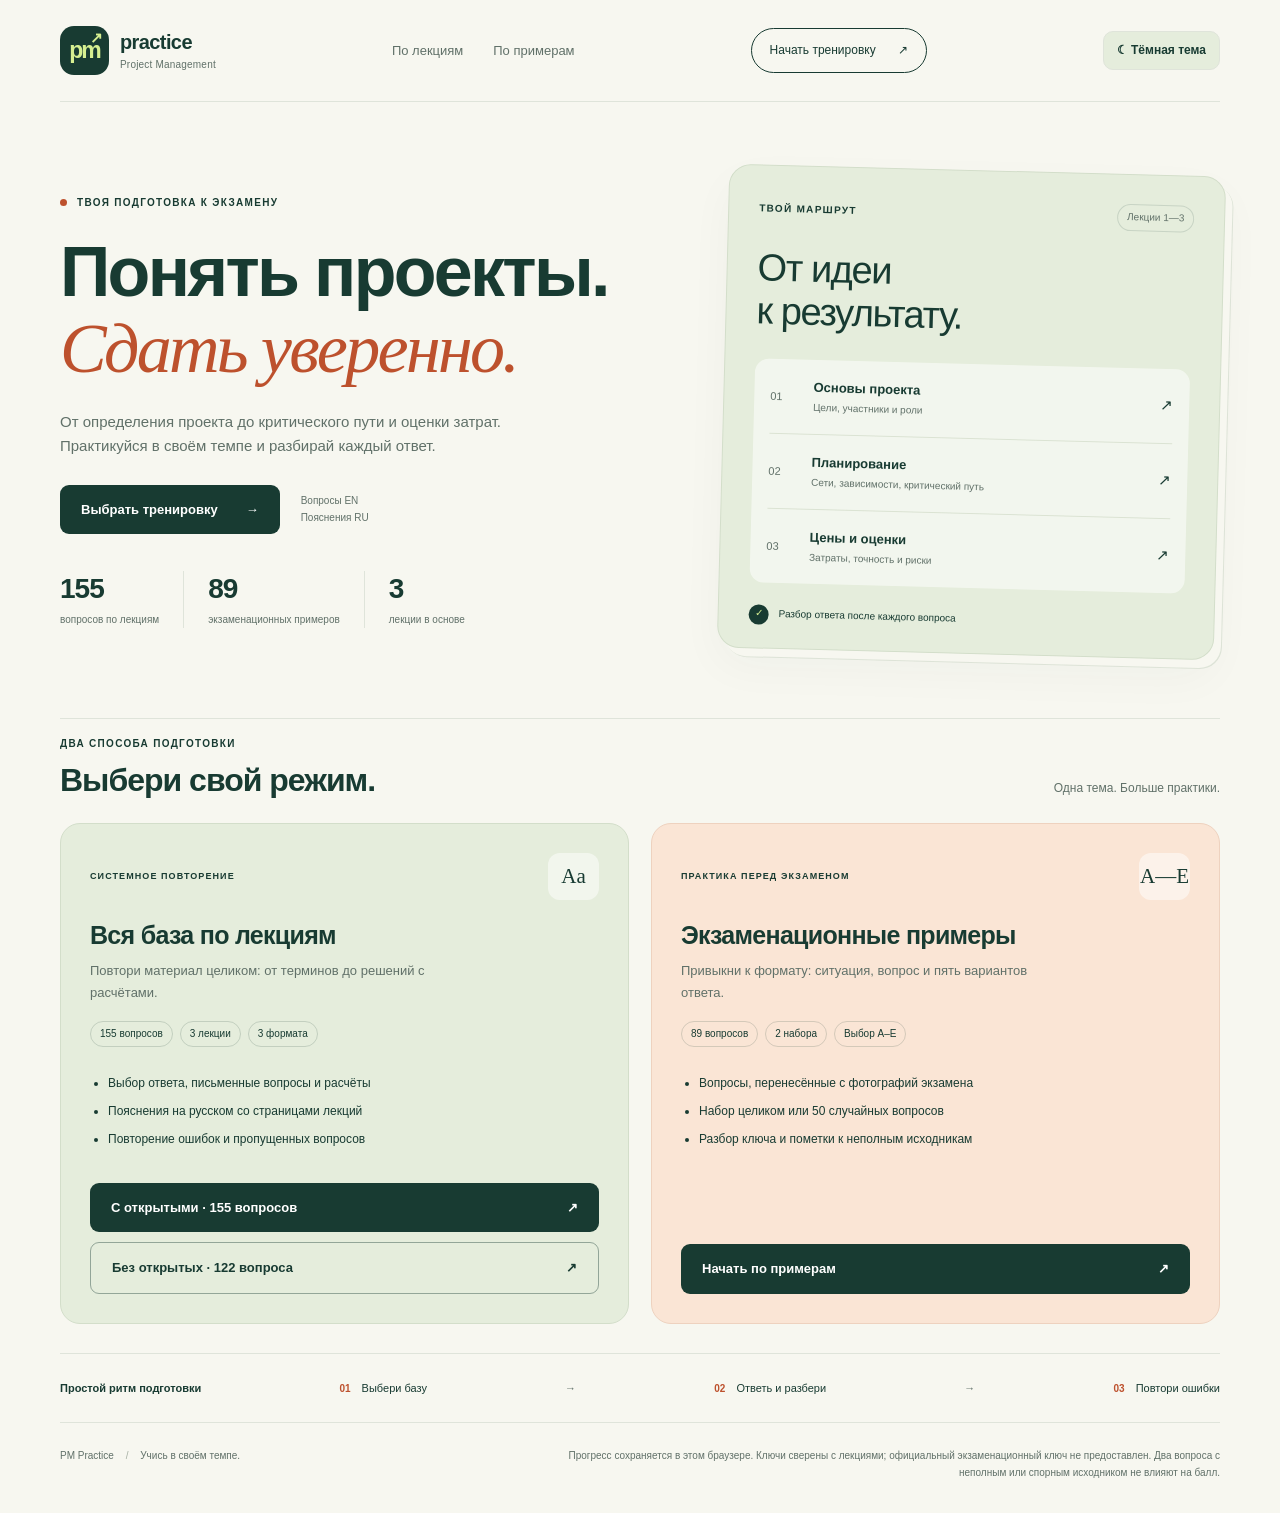
<file: index.html>
<!doctype html>
<html lang="ru"><head>
<meta charset="utf-8"><meta name="viewport" content="width=device-width, initial-scale=1"><meta name="referrer" content="no-referrer">
<meta http-equiv="Content-Security-Policy" content="default-src 'none'; script-src 'self'; style-src 'self'; img-src 'self'; base-uri 'none'; form-action 'none'; object-src 'none'">
<meta name="description" content="155 вопросов по лекциям и 89 экзаменационных примеров по Project Management с разбором ответов.">
<title>PM Practice — подготовка к экзамену</title><link rel="icon" href="favicon.svg"><link rel="stylesheet" href="styles.css?v=11">
<script src="theme.js?v=11"></script></head><body>
<a class="skip-link" href="#main">К содержанию</a>
<header class="site-header container"><a class="brand" href="index.html" aria-label="PM Practice — главная"><span class="brand-mark">pm<span>↗</span></span><span class="brand-name">practice<span>Project Management</span></span></a><nav class="site-nav" aria-label="Главная навигация"><a href="practice.html?quiz=lectures">По лекциям</a><a href="practice.html?quiz=exams">По примерам</a></nav><a class="header-action" href="#quizzes">Начать тренировку <span aria-hidden="true">↗</span></a><button class="theme-toggle" type="button" data-theme-toggle aria-label="Переключить тему" aria-pressed="false">☾ Тёмная тема</button></header>
<main id="main" class="container">
<section class="hero" aria-labelledby="hero-title"><div class="hero-copy"><p class="eyebrow"><span class="live-dot" aria-hidden="true"></span> ТВОЯ ПОДГОТОВКА К ЭКЗАМЕНУ</p><h1 id="hero-title">Понять проекты.<br><em>Сдать уверенно.</em></h1><p class="intro">От определения проекта до критического пути и оценки затрат. Практикуйся в своём темпе и разбирай каждый ответ.</p><div class="hero-actions"><a class="button button-dark" href="#quizzes">Выбрать тренировку <span aria-hidden="true">→</span></a><span class="micro-note">Вопросы EN<br>Пояснения RU</span></div><div class="hero-facts" aria-label="Содержание тренировок"><div><strong>155</strong><span>вопросов по лекциям</span></div><div><strong>89</strong><span>экзаменационных примеров</span></div><div><strong>3</strong><span>лекции в основе</span></div></div></div>
<aside class="study-map" aria-label="Темы подготовки"><div class="study-map-top"><span class="eyebrow">ТВОЙ МАРШРУТ</span><span class="map-label">Лекции 1—3</span></div><h2>От идеи<br> к результату.</h2><div class="topic-list"><div class="topic-row"><span class="topic-number">01</span><div><h3>Основы проекта</h3><p>Цели, участники и роли</p></div><span class="topic-arrow" aria-hidden="true">↗</span></div><div class="topic-row"><span class="topic-number">02</span><div><h3>Планирование</h3><p>Сети, зависимости, критический путь</p></div><span class="topic-arrow" aria-hidden="true">↗</span></div><div class="topic-row"><span class="topic-number">03</span><div><h3>Цены и оценки</h3><p>Затраты, точность и риски</p></div><span class="topic-arrow" aria-hidden="true">↗</span></div></div><div class="map-bottom"><span class="map-check" aria-hidden="true">✓</span><span>Разбор ответа после каждого вопроса</span></div></aside></section>
<section id="quizzes" class="quiz-section" aria-labelledby="quiz-heading"><div class="section-heading"><div><p class="eyebrow">ДВА СПОСОБА ПОДГОТОВКИ</p><h2 id="quiz-heading">Выбери свой режим.</h2></div><p>Одна тема. Больше практики.</p></div><div class="quizzes">
<article class="quiz lecture"><div class="card-top"><span class="badge">СИСТЕМНОЕ ПОВТОРЕНИЕ</span><span class="card-symbol" aria-hidden="true">Aa</span></div><h3>Вся база по лекциям</h3><p>Повтори материал целиком: от терминов до решений с расчётами.</p><div class="card-facts"><span>155 вопросов</span><span>3 лекции</span><span>3 формата</span></div><ul><li>Выбор ответа, письменные вопросы и расчёты</li><li>Пояснения на русском со страницами лекций</li><li>Повторение ошибок и пропущенных вопросов</li></ul><a class="button button-dark card-action" href="practice.html?quiz=lectures">С открытыми · 155 вопросов <span aria-hidden="true">↗</span></a><a class="button card-action mcq-action" href="practice.html?quiz=mcq">Без открытых · 122 вопроса <span aria-hidden="true">↗</span></a></article>
<article class="quiz exam"><div class="card-top"><span class="badge">ПРАКТИКА ПЕРЕД ЭКЗАМЕНОМ</span><span class="card-symbol" aria-hidden="true">A—E</span></div><h3>Экзаменационные примеры</h3><p>Привыкни к формату: ситуация, вопрос и пять вариантов ответа.</p><div class="card-facts"><span>89 вопросов</span><span>2 набора</span><span>Выбор A–E</span></div><ul><li>Вопросы, перенесённые с фотографий экзамена</li><li>Набор целиком или 50 случайных вопросов</li><li>Разбор ключа и пометки к неполным исходникам</li></ul><a class="button button-dark card-action" href="practice.html?quiz=exams">Начать по примерам <span aria-hidden="true">↗</span></a></article>
</div></section><section class="learning-strip" aria-label="Как проходит тренировка"><span class="strip-title">Простой ритм подготовки</span><span><b>01</b> Выбери базу</span><span aria-hidden="true" class="strip-arrow">→</span><span><b>02</b> Ответь и разбери</span><span aria-hidden="true" class="strip-arrow">→</span><span><b>03</b> Повтори ошибки</span></section></main>
<footer class="site-footer container"><span>PM Practice <span class="footer-separator">/</span> Учись в своём темпе.</span><p>Прогресс сохраняется в этом браузере. Ключи сверены с лекциями; официальный экзаменационный ключ не предоставлен. Два вопроса с неполным или спорным исходником не влияют на балл.</p></footer>
</body></html>
</file>
<file: styles.css>
:root{color-scheme:light;--paper:#f7f7f0;--ink:#183b32;--muted:#617169;--line:#dfe4da;--sage:#e5eddc;--peach:#fae5d5;--accent:#d6ef91;--orange:#bd512d}*{box-sizing:border-box}html{scroll-behavior:smooth}body{margin:0;background:var(--paper);color:var(--ink);font:15px/1.65 -apple-system,BlinkMacSystemFont,"Segoe UI",sans-serif}a{color:inherit;text-decoration:none}.container{width:min(1160px,calc(100% - 64px));margin-inline:auto}.site-header{display:flex;justify-content:space-between;align-items:center;gap:24px;padding-block:26px;border-bottom:1px solid var(--line)}.brand{display:flex;align-items:center;gap:11px}.brand-mark{position:relative;display:grid;place-items:center;width:49px;height:49px;border-radius:14px;background:var(--ink);color:var(--accent);font-size:23px;font-weight:700;letter-spacing:-2px}.brand-mark>span{position:absolute;right:6px;top:0;font-size:15px;letter-spacing:0}.brand-name{font-size:20px;line-height:1.1;font-weight:650;letter-spacing:-.6px}.brand-name>span{display:block;margin-top:6px;font-size:10px;font-weight:400;letter-spacing:.2px;color:var(--muted)}.site-nav{display:flex;gap:30px;font-size:13px;color:var(--muted)}.site-nav a:hover,.site-nav a[aria-current]{color:var(--ink);text-decoration:underline;text-underline-offset:6px}.header-action{display:flex;gap:22px;padding:12px 18px;border:1px solid var(--ink);border-radius:30px;font-size:12px}.hero{display:grid;grid-template-columns:1.2fr 1fr;align-items:center;gap:66px;padding-block:68px 64px}.eyebrow{margin:0;font-size:10px;letter-spacing:.13em;line-height:1.5;font-weight:650}.live-dot{display:inline-block;width:7px;height:7px;background:var(--orange);border-radius:50%;margin-right:6px}h1{margin:25px 0 23px;font-size:clamp(43px,5.7vw,70px);line-height:1.08;font-weight:550;letter-spacing:-2.7px}h1 em{font-family:Georgia,serif;color:var(--orange);font-weight:400}.intro{max-width:480px;color:var(--muted)}.hero-actions{display:flex;align-items:center;gap:21px;margin-top:26px}.button{display:flex;align-items:center;justify-content:space-between;gap:28px;min-height:49px;padding:14px 21px;border-radius:9px;font-size:13px;font-weight:600;transition:transform .2s,background .2s}.button-dark{background:var(--ink);color:#fff}.button:hover{transform:translateY(-2px);background:#285448}.micro-note{font-size:10px;line-height:1.65;color:var(--muted)}.hero-facts{display:flex;gap:24px;margin-top:37px}.hero-facts>div{padding-right:24px;border-right:1px solid var(--line)}.hero-facts>div:last-child{padding-right:0;border:0}.hero-facts strong{display:block;font-size:28px;line-height:1.3;font-weight:550;letter-spacing:-1px}.hero-facts span{display:block;font-size:10px;color:var(--muted);margin-top:4px}.study-map{padding:29px 30px 23px;background:var(--sage);border:1px solid #d3deca;border-radius:22px;transform:rotate(1.5deg);box-shadow:7px 8px 0 var(--paper),8px 9px 0 #dde3d7,0 18px 45px #183b3209}.study-map-top{display:flex;align-items:center;justify-content:space-between;gap:10px}.map-label{font-size:10px;color:var(--muted);border:1px solid #183b3224;padding:4px 9px;border-radius:20px}.study-map h2{font-size:38px;line-height:1.15;font-weight:500;letter-spacing:-1.4px;margin:25px 0}.topic-list{background:#ffffff88;border-radius:14px;padding-inline:16px}.topic-row{display:flex;align-items:center;gap:15px;padding-block:17px;border-bottom:1px solid #dbe3d3}.topic-row:last-child{border:0}.topic-number{width:28px;flex-shrink:0;font-size:11px;color:var(--muted)}.topic-row h3{margin:0;font-size:13px;font-weight:600}.topic-row p{margin:2px 0 0;font-size:10px;color:var(--muted)}.topic-arrow{margin-left:auto}.map-bottom{display:flex;align-items:center;gap:10px;font-size:10px;margin-top:22px}.map-check{display:grid;place-items:center;width:20px;height:20px;background:var(--ink);border-radius:50%;color:var(--accent)}.section-heading{display:flex;justify-content:space-between;align-items:flex-end;gap:25px;padding:17px 0 24px;border-top:1px solid var(--line)}.section-heading h2{font-size:32px;line-height:1.2;letter-spacing:-1px;font-weight:550;margin:10px 0 0}.section-heading>p{font-size:12px;color:var(--muted);margin:0}.quizzes{display:grid;grid-template-columns:repeat(2,minmax(0,1fr));gap:22px}.quiz{display:flex;flex-direction:column;padding:29px;background:var(--sage);border:1px solid #d3deca;border-radius:20px}.quiz.exam{background:var(--peach);border-color:#eed2bf}.card-top{display:flex;align-items:center;justify-content:space-between;gap:12px}.badge{font-size:9px;letter-spacing:.12em;font-weight:600}.card-symbol{display:grid;place-items:center;min-width:51px;height:47px;border-radius:12px;background:#ffffff80;font:21px Georgia,serif}.quiz h3{font-size:25px;line-height:1.2;letter-spacing:-.7px;font-weight:550;margin:20px 0 10px}.quiz>p{font-size:13px;color:var(--muted);max-width:370px;margin:0}.card-facts{display:flex;flex-wrap:wrap;gap:7px;margin-top:18px}.card-facts span{font-size:10px;border:1px solid #183b322b;padding:4px 9px;border-radius:20px}.quiz ul{margin:19px 0 25px;padding-left:18px;font-size:12px}.quiz li{margin:8px 0}.card-action{width:100%;margin-top:auto}.learning-strip{display:flex;align-items:center;justify-content:space-between;gap:16px;padding-block:25px;margin-top:29px;border-block:1px solid var(--line);font-size:11px}.strip-title{font-weight:600}.learning-strip b{margin-right:8px;color:var(--orange);font-size:10px}.strip-arrow{color:var(--muted)}.site-footer{display:flex;justify-content:space-between;gap:32px;padding-block:25px 32px;font-size:10px;color:var(--muted)}.site-footer>span{flex-shrink:0}.site-footer p{max-width:660px;text-align:right;margin:0}.footer-separator{margin-inline:9px;color:#a6b0a3}:focus-visible{outline:3px solid var(--orange);outline-offset:5px}.skip-link{position:absolute;top:-100px;left:20px;padding:10px 15px;background:var(--ink);color:#fff;z-index:10}.skip-link:focus{top:12px}.practice-main{padding-block:30px 36px}.back-link{font-size:12px;color:var(--muted)}.practice-intro{display:flex;justify-content:space-between;align-items:flex-end;gap:25px;margin:23px 0 28px}.practice-intro h1{font-size:clamp(28px,4vw,42px);line-height:1.12;letter-spacing:-1.4px;margin:12px 0}.practice-intro p:not(.eyebrow){font-size:13px;max-width:650px;color:var(--muted);margin:0}.practice-label{background:var(--sage);border:1px solid #d3deca;border-radius:22px;padding:7px 13px;font-size:11px;white-space:nowrap}.quiz-workspace{background:#fff;border:1px solid var(--line);border-radius:18px;overflow:hidden}.quiz-frame{display:block;width:100%;height:650px;border:0}.workspace-note,.noscript-note{font-size:11px;color:var(--muted);margin-top:15px}.noscript-note a{text-decoration:underline}@media(max-width:960px){.header-action{display:none}.hero{gap:32px}h1{font-size:48px}.study-map{padding:24px}.hero-facts{gap:16px}.hero-facts>div{padding-right:16px}}@media(max-width:720px){.container{width:calc(100% - 36px)}.site-header{padding-block:19px;gap:12px}.brand-mark{width:39px;height:39px;border-radius:11px;font-size:20px}.brand-name{font-size:18px}.brand-name>span{font-size:9px}.site-nav{gap:17px;font-size:11px}.hero{grid-template-columns:1fr;padding-block:37px 41px;gap:36px}h1{font-size:clamp(41px,8.6vw,60px);letter-spacing:-1.9px}.intro{font-size:14px}.hero-facts{margin-top:26px}.hero-facts span{font-size:9px}.study-map{transform:none}.study-map h2{font-size:32px}.study-map h2 br{display:none}.study-map h2 br:after{content:' '}.section-heading{align-items:flex-start}.section-heading h2{font-size:28px}.section-heading>p{display:none}.quizzes{grid-template-columns:1fr;gap:18px}.quiz{padding:24px}.learning-strip{display:grid;grid-template-columns:1fr;gap:12px;padding-block:21px}.strip-arrow{display:none}.site-footer{flex-direction:column;gap:12px}.site-footer p{text-align:left}.practice-intro{flex-direction:column;align-items:flex-start;gap:16px}.quiz-workspace{margin-inline:-7px}}@media(max-width:360px){.site-header{flex-wrap:wrap}.site-nav{width:100%;justify-content:space-between}.hero-facts{gap:12px}.hero-facts>div{padding-right:12px}.button{padding-inline:17px}.eyebrow{letter-spacing:.07em}}@media(prefers-reduced-motion:reduce){html{scroll-behavior:auto}.button{transition:none}.button:hover{transform:none}}

.mcq-action{margin-top:10px;border:1px solid #183b3266;background:transparent}.mcq-action:hover{background:#ffffff80;color:#183b32}

:root[data-theme="dark"]{color-scheme:dark;--paper:#101c18;--ink:#e6f0e7;--muted:#a3b4a8;--line:#33483c;--sage:#203429;--peach:#3b2c23;--accent:#d6ef91;--orange:#f2a17a}html[data-theme="dark"] .brand-mark,html[data-theme="dark"] .map-check{background:#264c3c}html[data-theme="dark"] .button-dark,html[data-theme="dark"] .skip-link{background:#315e49;color:#fff}html[data-theme="dark"] .button:hover{background:#3c7259;color:#fff}html[data-theme="dark"] .study-map,html[data-theme="dark"] .quiz,html[data-theme="dark"] .practice-label{border-color:var(--line)}html[data-theme="dark"] .study-map{box-shadow:7px 8px 0 var(--paper),8px 9px 0 #33483c,0 18px 45px #0003}html[data-theme="dark"] .quiz.exam{border-color:#624b3e}html[data-theme="dark"] .topic-list,html[data-theme="dark"] .card-symbol{background:#ffffff08}html[data-theme="dark"] .topic-row,html[data-theme="dark"] .card-facts span,html[data-theme="dark"] .map-label{border-color:var(--line)}html[data-theme="dark"] .quiz-workspace{background:var(--paper)}html[data-theme="dark"] .mcq-action{background:transparent;border-color:#718c78;color:var(--ink)}html[data-theme="dark"] .mcq-action:hover{background:#315e49;color:#fff}

.theme-toggle{font:inherit;font-size:12px;font-weight:600;white-space:nowrap;background:var(--sage);color:var(--ink);border:1px solid var(--line);border-radius:10px;padding:9px 13px;cursor:pointer}.theme-toggle:hover{filter:brightness(.95)}@media(max-width:720px){.site-header{flex-wrap:wrap}.theme-toggle{margin-left:auto}.site-nav{order:3;width:100%;justify-content:flex-end}}
</file>
